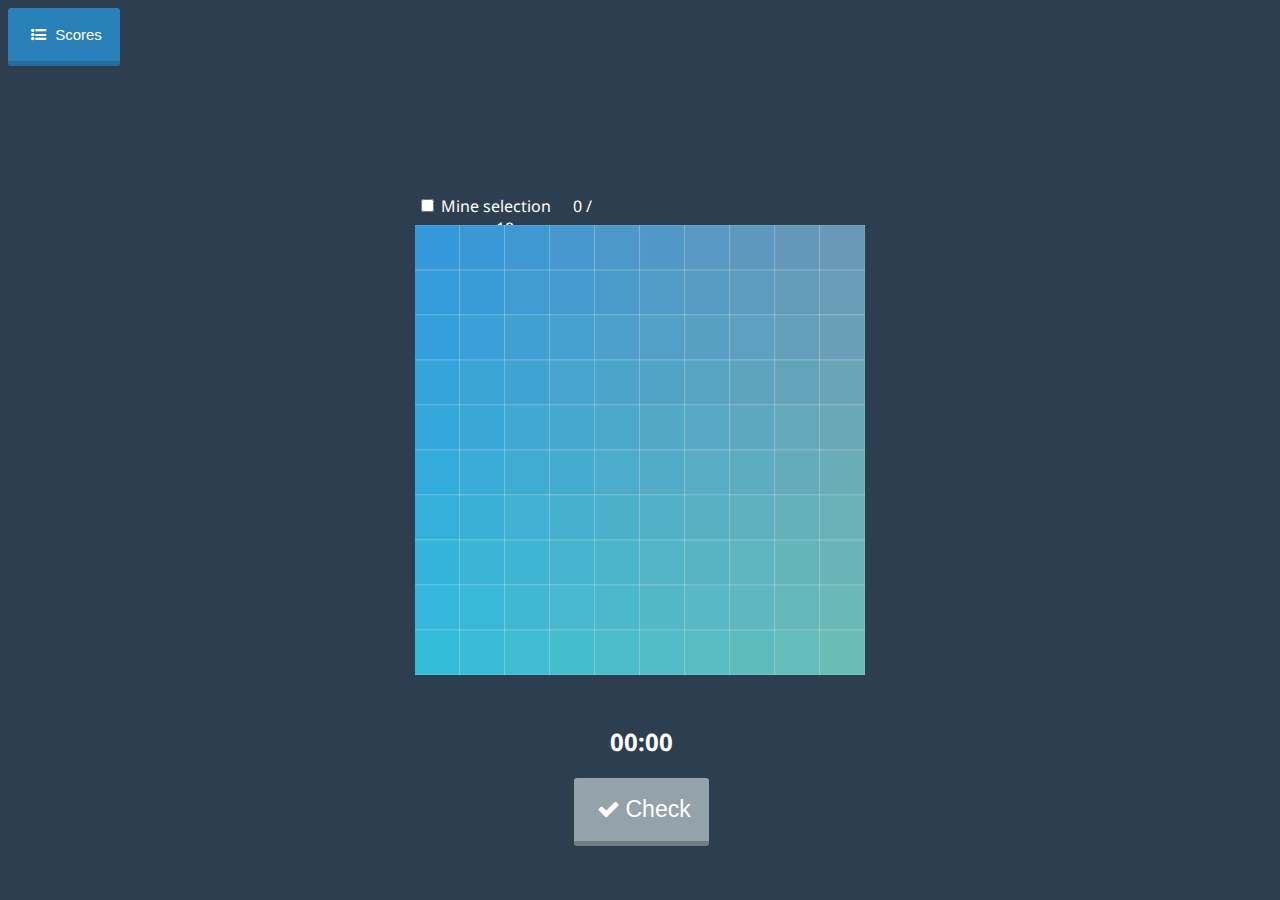
<file: index.html>
<!DOCTYPE html>
<html>

<head>
    <link href="https://fonts.googleapis.com/css?family=Noto+Sans" rel="stylesheet">
    <link rel="stylesheet" type="text/css" href="style.css">
    <meta charset="utf-8">
    <title>Minesweeper</title>
</head>

<body>

    <div class="header">
        <button class="small" onclick="window.location='scores.html'">
          <span class="icon">d</span>
          Scores
        </button>
        <!--<button class="small" onclick="window.location='scores.html'">Change difficulty</button>-->
    </div>

    <div style="text-align: center">
        <div id="mine-elements">
            <input type="checkbox" id="selection"/>
            <span style="display: inline-block" onclick="invertSelection()">Mine selection</span>
            <span id="mines">0</span> / <span id="total">0</span>
        </div>
        <div id="time-elements" style="text-align: center; width: 99%">
            <h2 id="time">00:00</h2>
            <h3><button disabled="true" id="check" onclick="check()"><span class="icon">c</span>Check</button></h3>
            <h1 id="result"></h1>
        </div>
    </div>
    </div>

</body>

<script src="p5.min.js"></script>
<script src="interpolation.min.js"></script>
<script src="canvas.js"></script>
<script src="cell.js"></script>
<script src="score.js"></script>
<script>
    function invertSelection() {
        document.getElementById("selection").checked = !document.getElementById("selection").checked;
    }
</script>

</html>
</file>
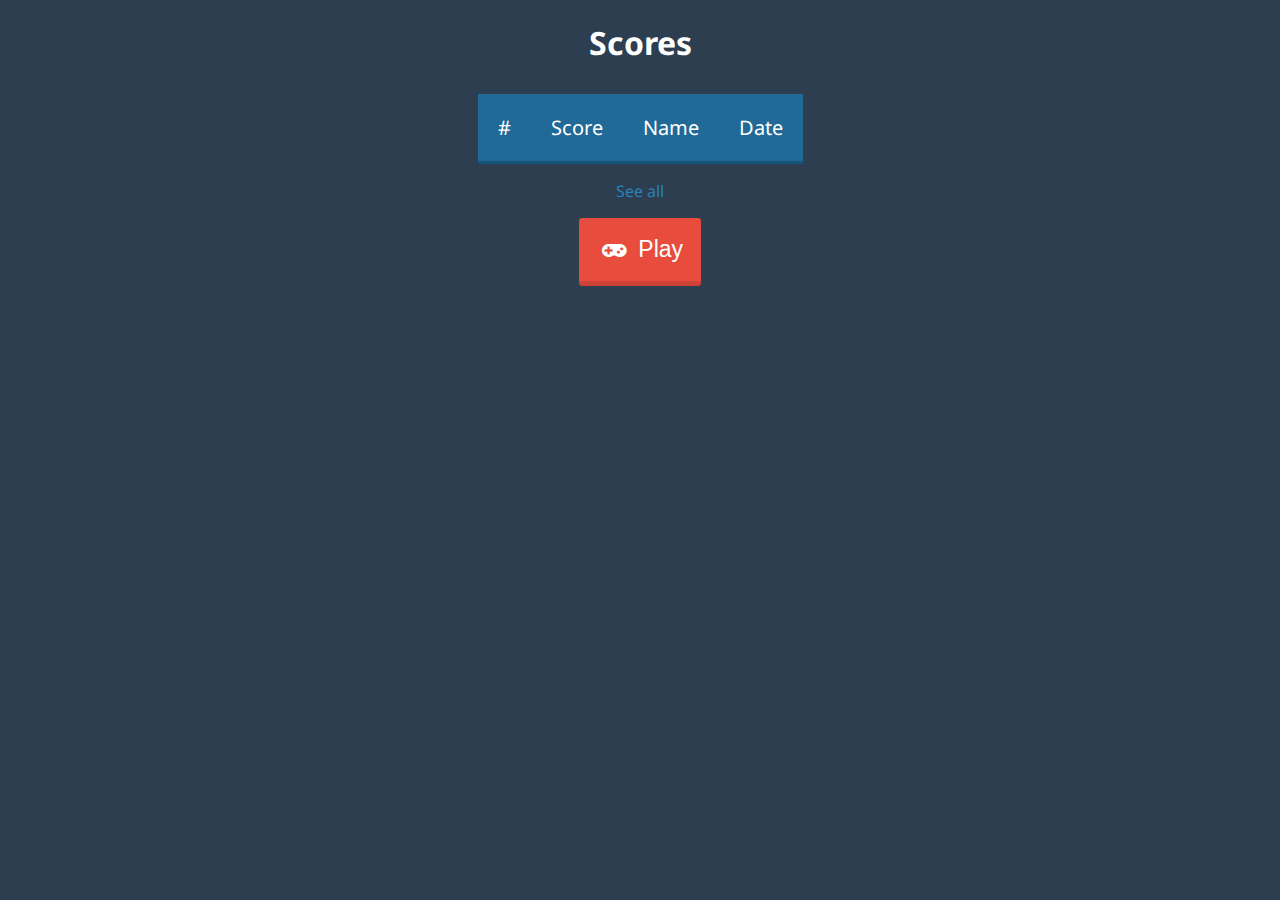
<file: scores.html>
<!DOCTYPE html>
<html>

<head>
    <link href="https://fonts.googleapis.com/css?family=Noto+Sans" rel="stylesheet">
    <link rel="stylesheet" type="text/css" href="style.css">
    <meta charset="utf-8">
    <title>Minesweeper - scores</title>
</head>

<style>
    body {
        text-align: center;
    }
</style>

<body>
    <h1>Scores</h1>
    <table id="scores">
        <tr>
            <td class="header-td">#</td>
            <td class="header-td">Score</td>
            <td class="header-td">Name</td>
            <td class="header-td">Date</td>
        </tr>
    </table>
    <p><a id="see" href="javascript:seeAll()">See all</a></p>
    <div class="full-width">
        <button onclick="window.location='index.html'">
          <span class="icon">b</span>
          Play
        </button>
    </div>
</body>

<script src="p5.min.js"></script>
<script src="score.js"></script>
<script>
    var table = document.getElementById("scores");

    function setup() {
        getScores(function(res) {
            res.scores.sort(function(a, b) {
                if (a.time > b.time) {
                    return 1;
                } else if (a.time < b.time) {
                    return -1;
                } else {
                    return 0;
                }
            });
            //res.scores.reverse();
            var m = res.scores.length;
            if (m > 10) {
                m = 10;
            } else {
                document.getElementById('see').style.display = "none";
            }
            for (var i = 0; i < m; i++) {
                var row = table.insertRow(i + 1);
                var rank = row.insertCell(0);
                var time = row.insertCell(1);
                var name = row.insertCell(2);
                var date = row.insertCell(3);
                name.innerHTML = res.scores[i].name;
                time.innerHTML = formatTime(res.scores[i].time);
                date.innerHTML = res.scores[i].date;
                if (i == 0) {
                    rank.className = "king";
                    rank.innerHTML = "a";
                } else {
                    rank.innerHTML = i + 1;
                }
            }
        });

    }

    function seeAll() {
        getScores(function(res) {
            res.scores.sort(function(a, b) {
                if (a.time > b.time) {
                    return 1;
                } else if (a.time < b.time) {
                    return -1;
                } else {
                    return 0;
                }
            });
            //res.scores.reverse();
            document.getElementById('see').style.display = "none";
            for (var i = 10; i < res.scores.length; i++) {
                var row = table.insertRow(i + 1);
                var rank = row.insertCell(0);
                var time = row.insertCell(1);
                var name = row.insertCell(2);
                var date = row.insertCell(3);
                name.innerHTML = res.scores[i].name;
                time.innerHTML = formatTime(res.scores[i].time);
                date.innerHTML = res.scores[i].date;
                if (i == 0) {
                    rank.className = "king";
                    rank.innerHTML = "a";
                } else {
                    rank.innerHTML = i + 1;
                }
            }
        });
    }
</script>

</html>
</file>
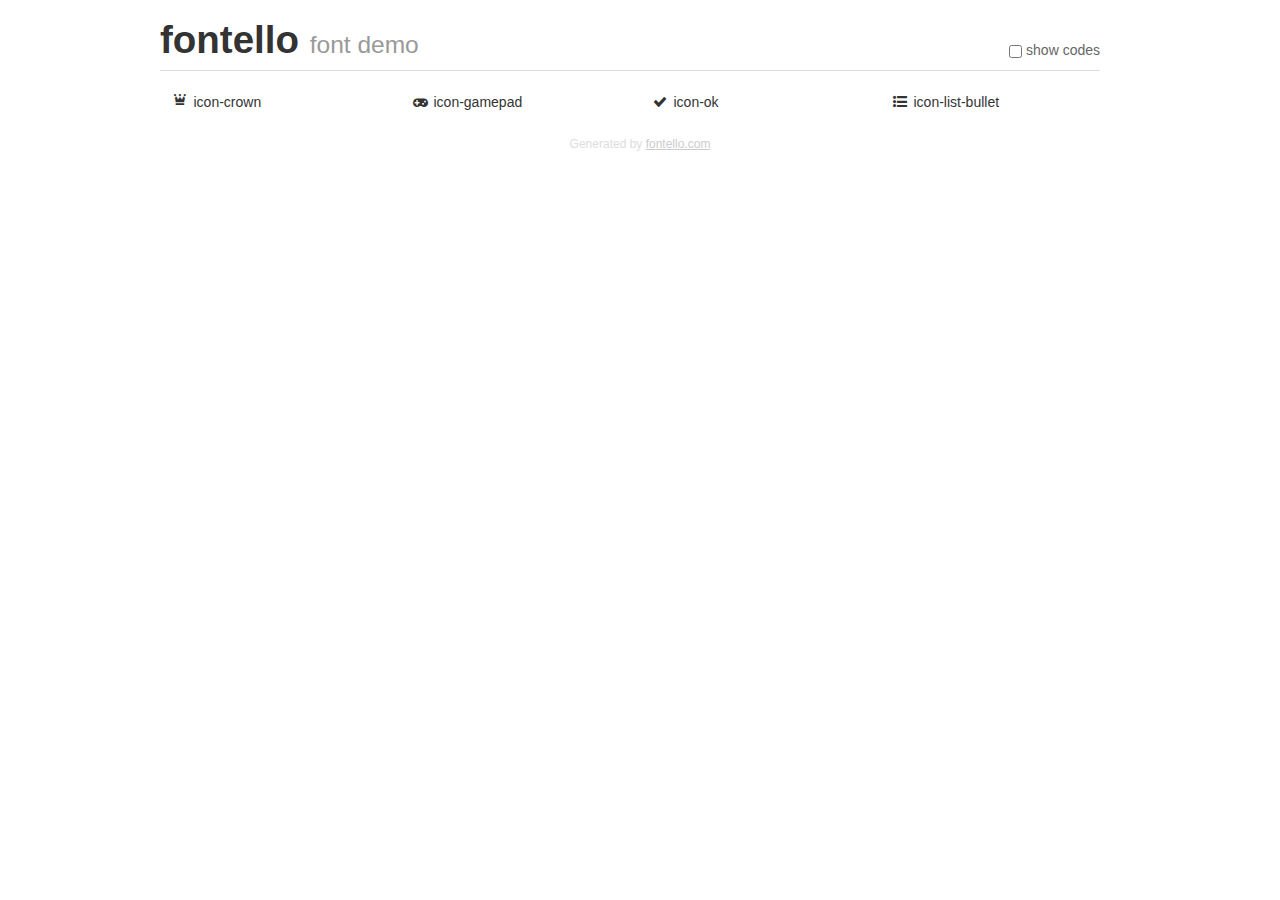
<file: assets/font/demo.html>
<!DOCTYPE html>
<html>
  <head><!--[if lt IE 9]><script language="javascript" type="text/javascript" src="//html5shim.googlecode.com/svn/trunk/html5.js"></script><![endif]-->
    <meta charset="UTF-8"><style>/*
 * Bootstrap v2.2.1
 *
 * Copyright 2012 Twitter, Inc
 * Licensed under the Apache License v2.0
 * http://www.apache.org/licenses/LICENSE-2.0
 *
 * Designed and built with all the love in the world @twitter by @mdo and @fat.
 */
.clearfix {
  *zoom: 1;
}
.clearfix:before,
.clearfix:after {
  display: table;
  content: "";
  line-height: 0;
}
.clearfix:after {
  clear: both;
}
html {
  font-size: 100%;
  -webkit-text-size-adjust: 100%;
  -ms-text-size-adjust: 100%;
}
a:focus {
  outline: thin dotted #333;
  outline: 5px auto -webkit-focus-ring-color;
  outline-offset: -2px;
}
a:hover,
a:active {
  outline: 0;
}
button,
input,
select,
textarea {
  margin: 0;
  font-size: 100%;
  vertical-align: middle;
}
button,
input {
  *overflow: visible;
  line-height: normal;
}
button::-moz-focus-inner,
input::-moz-focus-inner {
  padding: 0;
  border: 0;
}
body {
  margin: 0;
  font-family: "Helvetica Neue", Helvetica, Arial, sans-serif;
  font-size: 14px;
  line-height: 20px;
  color: #333;
  background-color: #fff;
}
a {
  color: #08c;
  text-decoration: none;
}
a:hover {
  color: #005580;
  text-decoration: underline;
}
.row {
  margin-left: -20px;
  *zoom: 1;
}
.row:before,
.row:after {
  display: table;
  content: "";
  line-height: 0;
}
.row:after {
  clear: both;
}
[class*="span"] {
  float: left;
  min-height: 1px;
  margin-left: 20px;
}
.container,
.navbar-static-top .container,
.navbar-fixed-top .container,
.navbar-fixed-bottom .container {
  width: 940px;
}
.span12 {
  width: 940px;
}
.span11 {
  width: 860px;
}
.span10 {
  width: 780px;
}
.span9 {
  width: 700px;
}
.span8 {
  width: 620px;
}
.span7 {
  width: 540px;
}
.span6 {
  width: 460px;
}
.span5 {
  width: 380px;
}
.span4 {
  width: 300px;
}
.span3 {
  width: 220px;
}
.span2 {
  width: 140px;
}
.span1 {
  width: 60px;
}
[class*="span"].pull-right,
.row-fluid [class*="span"].pull-right {
  float: right;
}
.container {
  margin-right: auto;
  margin-left: auto;
  *zoom: 1;
}
.container:before,
.container:after {
  display: table;
  content: "";
  line-height: 0;
}
.container:after {
  clear: both;
}
p {
  margin: 0 0 10px;
}
.lead {
  margin-bottom: 20px;
  font-size: 21px;
  font-weight: 200;
  line-height: 30px;
}
small {
  font-size: 85%;
}
h1 {
  margin: 10px 0;
  font-family: inherit;
  font-weight: bold;
  line-height: 20px;
  color: inherit;
  text-rendering: optimizelegibility;
}
h1 small {
  font-weight: normal;
  line-height: 1;
  color: #999;
}
h1 {
  line-height: 40px;
}
h1 {
  font-size: 38.5px;
}
h1 small {
  font-size: 24.5px;
}
body {
  margin-top: 90px;
}
.header {
  position: fixed;
  top: 0;
  left: 50%;
  margin-left: -480px;
  background-color: #fff;
  border-bottom: 1px solid #ddd;
  padding-top: 10px;
  z-index: 10;
}
.footer {
  color: #ddd;
  font-size: 12px;
  text-align: center;
  margin-top: 20px;
}
.footer a {
  color: #ccc;
  text-decoration: underline;
}
.the-icons {
  font-size: 14px;
  line-height: 24px;
}
.switch {
  position: absolute;
  right: 0;
  bottom: 10px;
  color: #666;
}
.switch input {
  margin-right: 0.3em;
}
.codesOn .i-name {
  display: none;
}
.codesOn .i-code {
  display: inline;
}
.i-code {
  display: none;
}
@font-face {
      font-family: 'fontello';
      src: url('./font/fontello.eot?36677780');
      src: url('./font/fontello.eot?36677780#iefix') format('embedded-opentype'),
           url('./font/fontello.woff?36677780') format('woff'),
           url('./font/fontello.ttf?36677780') format('truetype'),
           url('./font/fontello.svg?36677780#fontello') format('svg');
      font-weight: normal;
      font-style: normal;
    }
     
     
    .demo-icon
    {
      font-family: "fontello";
      font-style: normal;
      font-weight: normal;
      speak: none;
     
      display: inline-block;
      text-decoration: inherit;
      width: 1em;
      margin-right: .2em;
      text-align: center;
      /* opacity: .8; */
     
      /* For safety - reset parent styles, that can break glyph codes*/
      font-variant: normal;
      text-transform: none;
     
      /* fix buttons height, for twitter bootstrap */
      line-height: 1em;
     
      /* Animation center compensation - margins should be symmetric */
      /* remove if not needed */
      margin-left: .2em;
     
      /* You can be more comfortable with increased icons size */
      /* font-size: 120%; */
     
      /* Font smoothing. That was taken from TWBS */
      -webkit-font-smoothing: antialiased;
      -moz-osx-font-smoothing: grayscale;
     
      /* Uncomment for 3D effect */
      /* text-shadow: 1px 1px 1px rgba(127, 127, 127, 0.3); */
    }
     </style>
    <link rel="stylesheet" href="css/animation.css"><!--[if IE 7]><link rel="stylesheet" href="css/fontello-ie7.css"><![endif]-->
    <script>
      function toggleCodes(on) {
        var obj = document.getElementById('icons');
      
        if (on) {
          obj.className += ' codesOn';
        } else {
          obj.className = obj.className.replace(' codesOn', '');
        }
      }
      
    </script>
  </head>
  <body>
    <div class="container header">
      <h1>
        fontello
         <small>font demo</small>
      </h1>
      <label class="switch">
        <input type="checkbox" onclick="toggleCodes(this.checked)">show codes
      </label>
    </div>
    <div id="icons" class="container">
      <div class="row">
        <div title="Code: 0x61" class="the-icons span3"><i class="demo-icon icon-crown">&#x61;</i> <span class="i-name">icon-crown</span><span class="i-code">0x61</span></div>
        <div title="Code: 0x62" class="the-icons span3"><i class="demo-icon icon-gamepad">&#x62;</i> <span class="i-name">icon-gamepad</span><span class="i-code">0x62</span></div>
        <div title="Code: 0x63" class="the-icons span3"><i class="demo-icon icon-ok">&#x63;</i> <span class="i-name">icon-ok</span><span class="i-code">0x63</span></div>
        <div title="Code: 0x64" class="the-icons span3"><i class="demo-icon icon-list-bullet">&#x64;</i> <span class="i-name">icon-list-bullet</span><span class="i-code">0x64</span></div>
      </div>
    </div>
    <div class="container footer">Generated by <a href="http://fontello.com">fontello.com</a></div>
  </body>
</html>
</file>
<file: style.css>
@font-face {
	font-family: "icons";
	src: url('assets/font/font/fontello.ttf');
}

body {
    font-family: 'Noto Sans', sans-serif;
    background-color: #2C3E50;
    color: white;
}

table {
    margin-left: auto;
    margin-right: auto;
}

td {
    padding: 20px;
    background-color: #2980B9;
    font-size: 20px;
    margin: 0px;
    margin-left: 0px;
    margin-right: 0px;
}

tr {
	border-bottom: 2px solid #73b0d6;
}

button {
    border: 0;
    padding: 18px;
    font-size: 23px;
    color: white;
    background-color: #E74C3C;
    border-bottom: 5px solid #ce4235;
    border-radius: 3px;
    transition: .3s all;
}

.full-width {
  width: 100%;
  text-align: center;
}

.small {
  font-size: 15px;
  background-color: #2980B9;
  border-bottom: 5px solid #246c99;
}

button:disabled {
  background-color: #94a2aa;
  border-bottom: 5px solid #747f84;
  transition: .3s all;
}

#selection {
  padding: 10px;
}

.icon {
  font-family: 'icons';
  margin: 5px;
}

a {
  color: #2980B9;
  text-decoration: none;
}


/**** INDEX ****/
#defaultCanvas0 {
    position: absolute;
}

.header {
  width: 100%;
  text-align: left;
}

#mines {
	margin-left: 10%;
}

/**** SCORES ****/
#scores {
	margin-top: 30px;
	border-spacing:0;
  border-collapse: collapse;
}


.king {
  font-family: 'icons';
  background-color: #f4dc00;
  color: #555;
}

.header-td {
	background-color: #216996;
	border-bottom: 3px solid #175377;
}

.no-border {
	border: 0;
}
</file>
<file: assets/font/css/fontello-ie7.css>
[class^="icon-"], [class*=" icon-"] {
  font-family: 'fontello';
  font-style: normal;
  font-weight: normal;
 
  /* fix buttons height */
  line-height: 1em;
 
  /* you can be more comfortable with increased icons size */
  /* font-size: 120%; */
}
 
.icon-crown { *zoom: expression( this.runtimeStyle['zoom'] = '1', this.innerHTML = '&#x61;&nbsp;'); }
.icon-gamepad { *zoom: expression( this.runtimeStyle['zoom'] = '1', this.innerHTML = '&#x62;&nbsp;'); }
.icon-ok { *zoom: expression( this.runtimeStyle['zoom'] = '1', this.innerHTML = '&#x63;&nbsp;'); }
.icon-list-bullet { *zoom: expression( this.runtimeStyle['zoom'] = '1', this.innerHTML = '&#x64;&nbsp;'); }
</file>
<file: assets/font/css/animation.css>
/*
   Animation example, for spinners
*/
.animate-spin {
  -moz-animation: spin 2s infinite linear;
  -o-animation: spin 2s infinite linear;
  -webkit-animation: spin 2s infinite linear;
  animation: spin 2s infinite linear;
  display: inline-block;
}
@-moz-keyframes spin {
  0% {
    -moz-transform: rotate(0deg);
    -o-transform: rotate(0deg);
    -webkit-transform: rotate(0deg);
    transform: rotate(0deg);
  }

  100% {
    -moz-transform: rotate(359deg);
    -o-transform: rotate(359deg);
    -webkit-transform: rotate(359deg);
    transform: rotate(359deg);
  }
}
@-webkit-keyframes spin {
  0% {
    -moz-transform: rotate(0deg);
    -o-transform: rotate(0deg);
    -webkit-transform: rotate(0deg);
    transform: rotate(0deg);
  }

  100% {
    -moz-transform: rotate(359deg);
    -o-transform: rotate(359deg);
    -webkit-transform: rotate(359deg);
    transform: rotate(359deg);
  }
}
@-o-keyframes spin {
  0% {
    -moz-transform: rotate(0deg);
    -o-transform: rotate(0deg);
    -webkit-transform: rotate(0deg);
    transform: rotate(0deg);
  }

  100% {
    -moz-transform: rotate(359deg);
    -o-transform: rotate(359deg);
    -webkit-transform: rotate(359deg);
    transform: rotate(359deg);
  }
}
@-ms-keyframes spin {
  0% {
    -moz-transform: rotate(0deg);
    -o-transform: rotate(0deg);
    -webkit-transform: rotate(0deg);
    transform: rotate(0deg);
  }

  100% {
    -moz-transform: rotate(359deg);
    -o-transform: rotate(359deg);
    -webkit-transform: rotate(359deg);
    transform: rotate(359deg);
  }
}
@keyframes spin {
  0% {
    -moz-transform: rotate(0deg);
    -o-transform: rotate(0deg);
    -webkit-transform: rotate(0deg);
    transform: rotate(0deg);
  }

  100% {
    -moz-transform: rotate(359deg);
    -o-transform: rotate(359deg);
    -webkit-transform: rotate(359deg);
    transform: rotate(359deg);
  }
}
</file>
